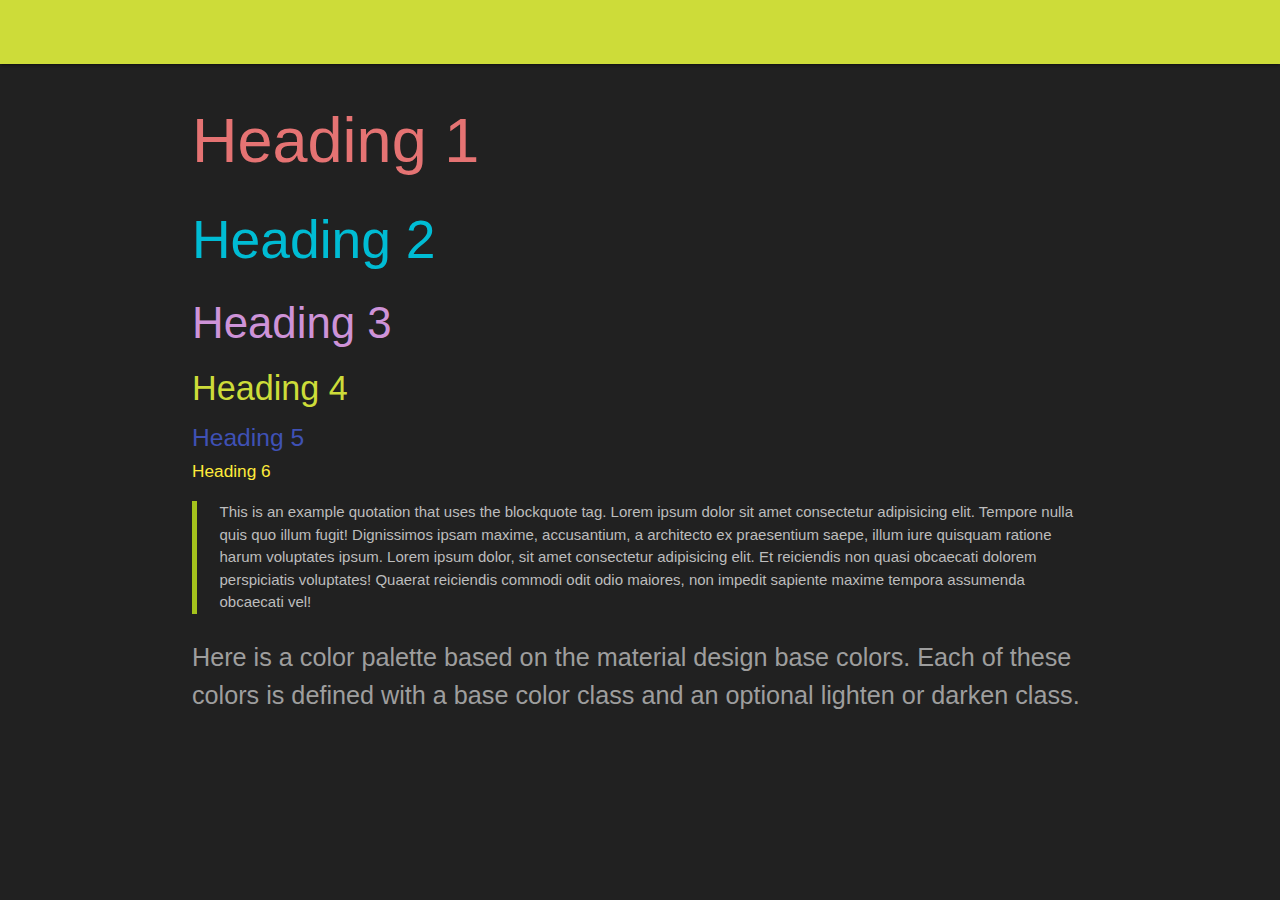
<file: index.html>
<!DOCTYPE html>
<html lang="en">
<head>
  <meta charset="UTF-8">
  <meta http-equiv="X-UA-Compatible" content="IE=edge">
  <meta name="viewport" content="width=device-width, initial-scale=1.0">
  <!-- Compiled and minified CSS -->
  <link rel="stylesheet" href="https://cdnjs.cloudflare.com/ajax/libs/materialize/1.0.0/css/materialize.min.css">
  <title>Materialize CSS</title>
  <style>
    blockquote {
      border-left: 5px solid #a4c21c;
    }
  </style>
</head>
<body class="grey darken-4">
  <nav class="lime">

  </nav>
  <div class="container">
    <!-- Headers -->
    <h1 class="red-text text-lighten-2">Heading 1</h1>
    <h2 class="cyan-text">Heading 2</h2>
    <h3 class="purple-text text-lighten-3">Heading 3</h3>
    <h4 class="lime-text">Heading 4</h4>
    <h5 class="indigo-text">Heading 5</h5>
    <h6 class="yellow-text">Heading 6</h6>

  <!-- Blockquotes -->
  <blockquote class="grey-text text-lighten-1">
    This is an example quotation that uses the blockquote tag.
    Lorem ipsum dolor sit amet consectetur adipisicing elit. Tempore nulla quis quo illum fugit! Dignissimos ipsam maxime, accusantium, a architecto ex praesentium saepe, illum iure quisquam ratione harum voluptates ipsum.
    Lorem ipsum dolor, sit amet consectetur adipisicing elit. Et reiciendis non quasi obcaecati dolorem perspiciatis voluptates! Quaerat reiciendis commodi odit odio maiores, non impedit sapiente maxime tempora assumenda obcaecati vel!
  </blockquote>

  <!-- Flow Text -->
  <p class="flow-text grey-text">Here is a color palette based on the material design base colors. Each of these colors is defined with a base color class and an optional lighten or darken class.
  </p>
  </div>
  
  
  


   <!-- Compiled and minified JavaScript -->
   <script src="https://cdnjs.cloudflare.com/ajax/libs/materialize/1.0.0/js/materialize.min.js"></script>
</body>
</html>
</file>
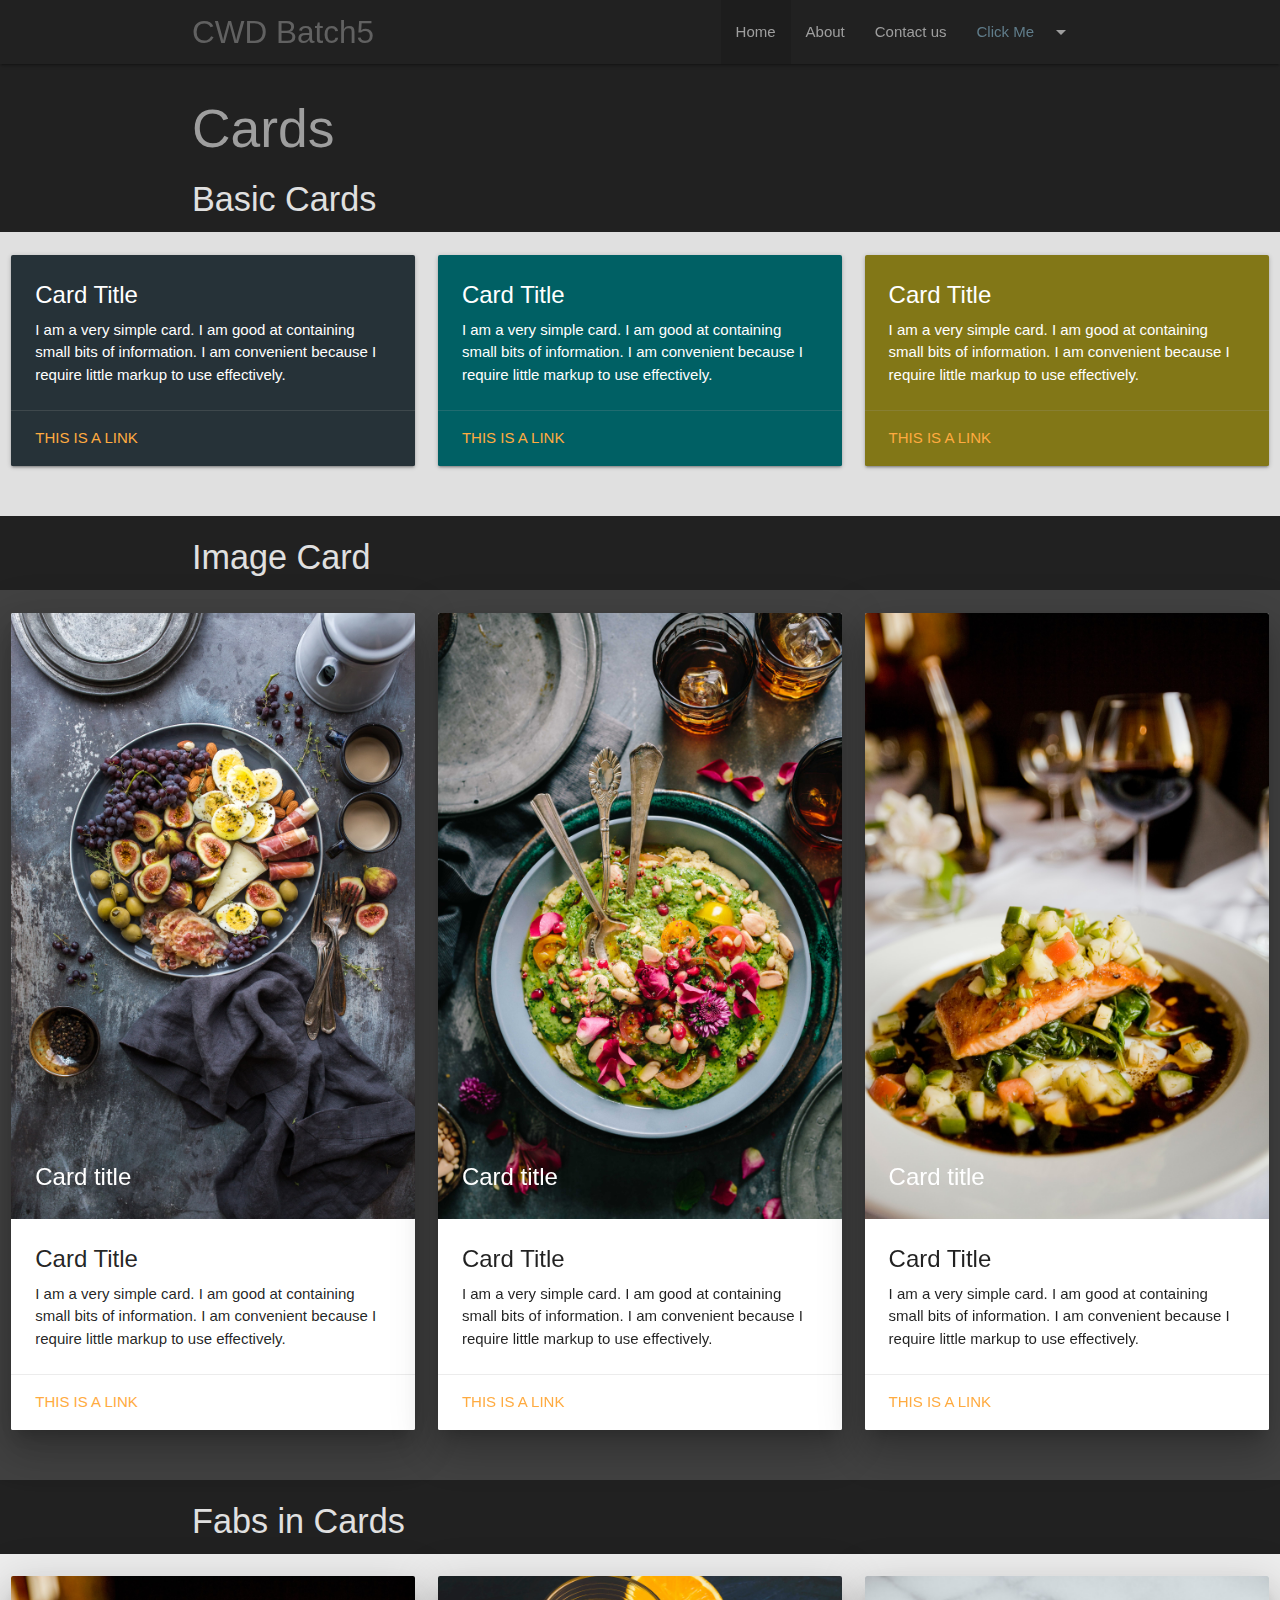
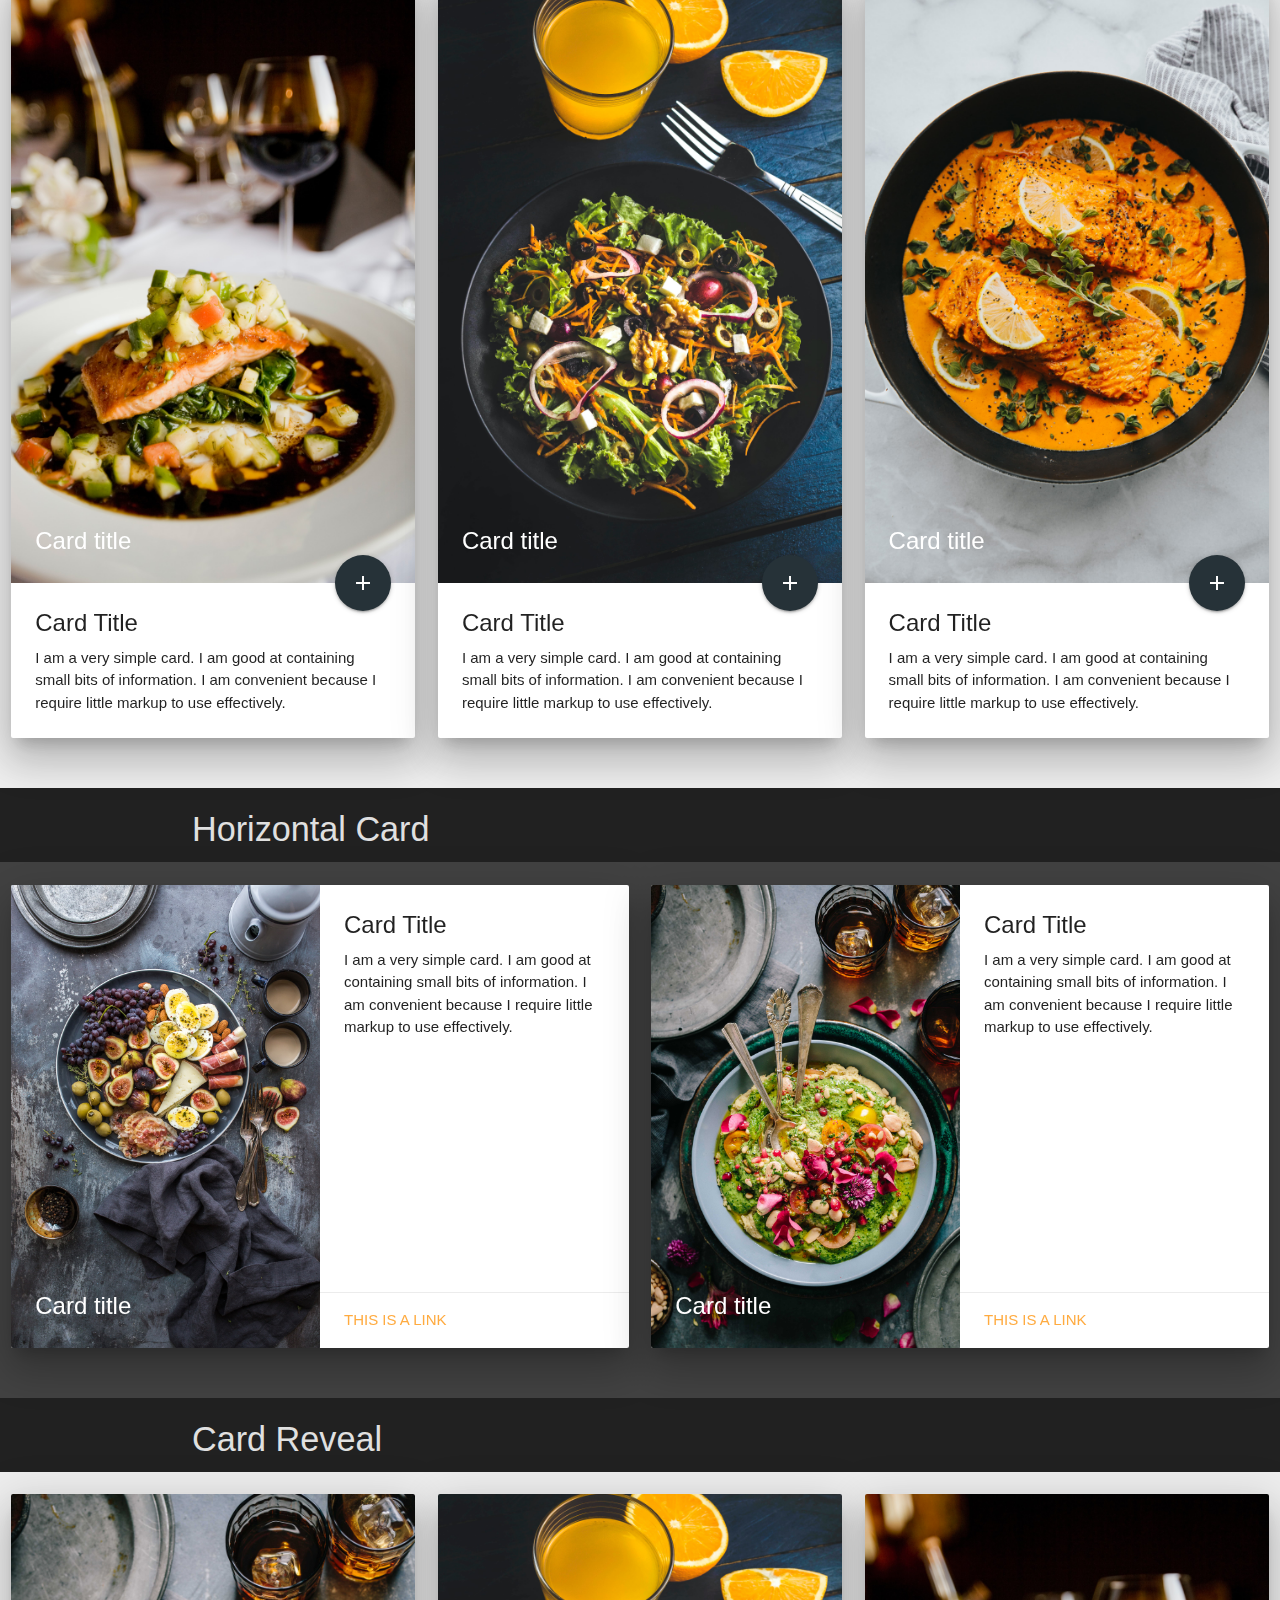
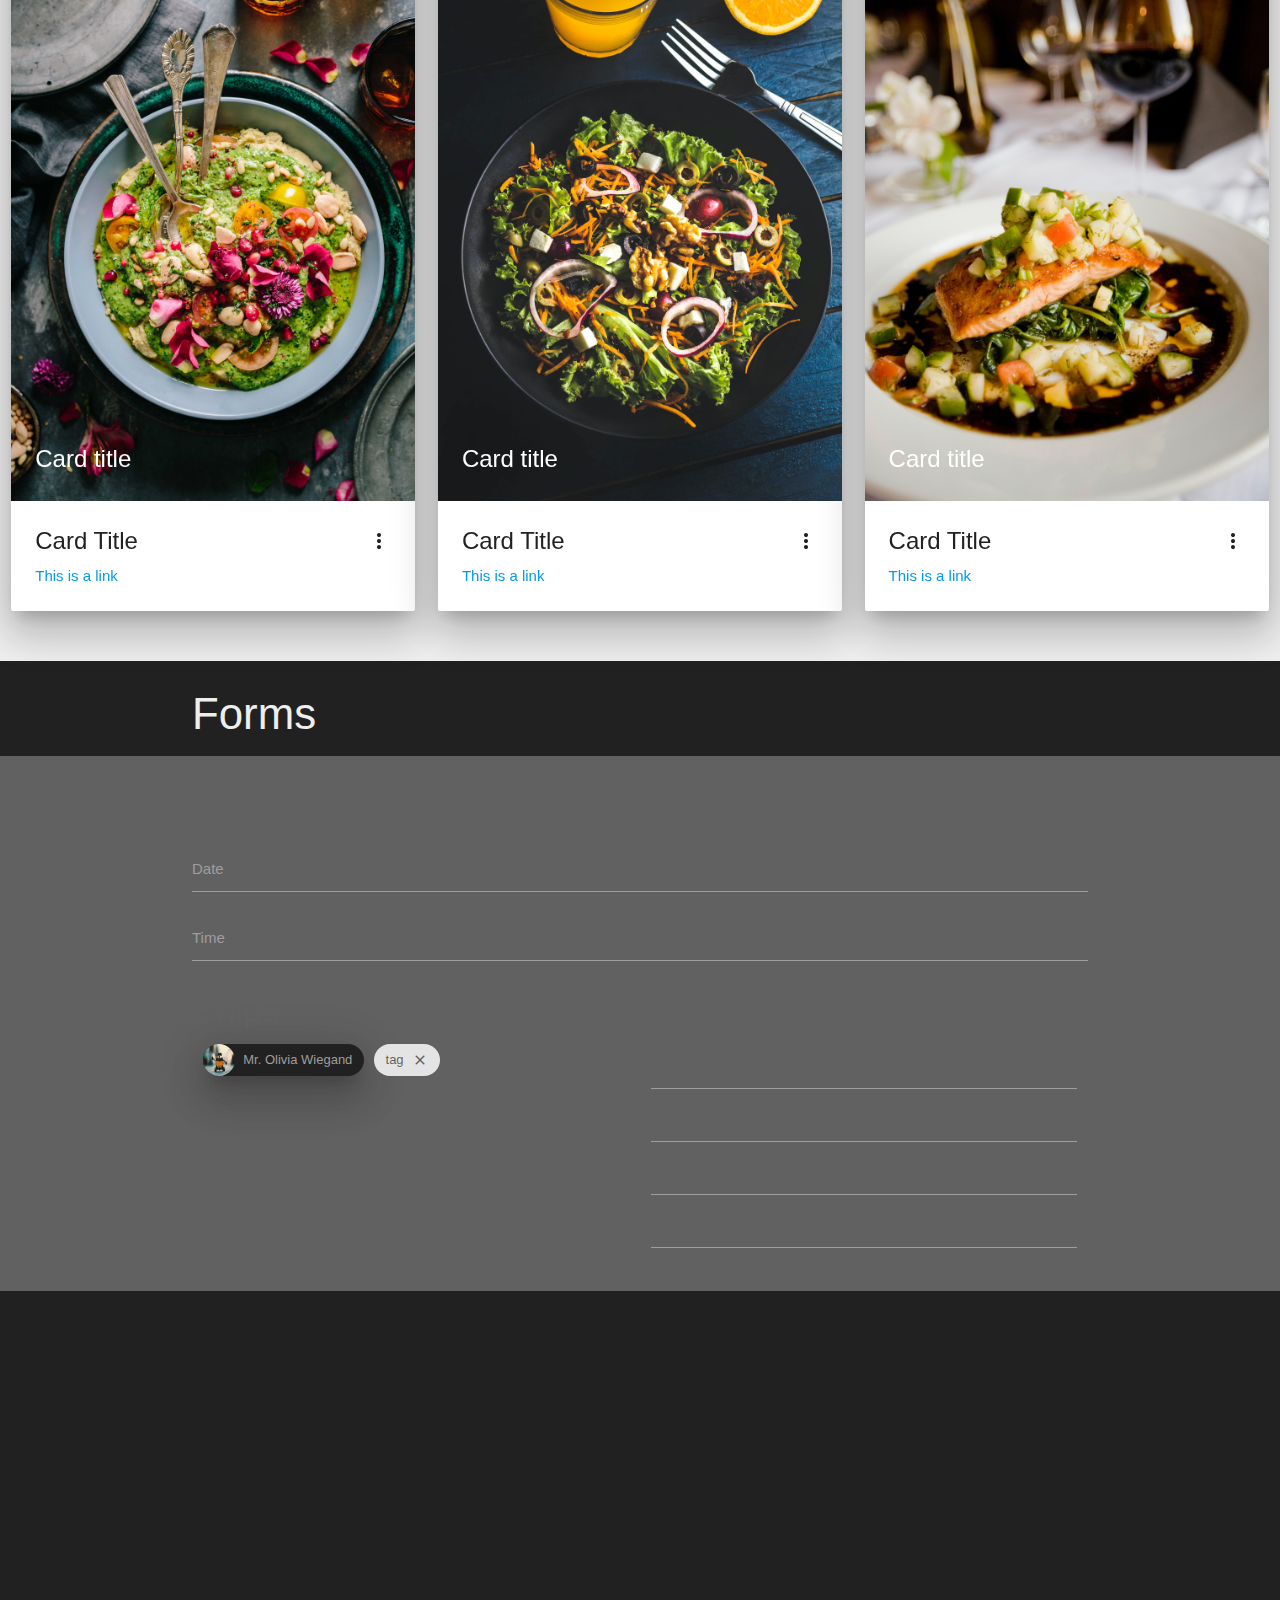
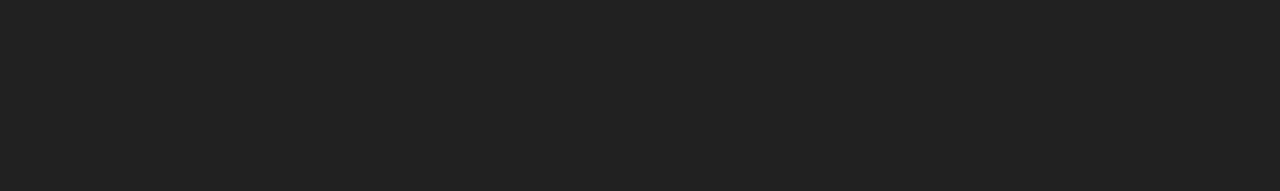
<file: cards.html>
<!DOCTYPE html>
<html lang="en">
<head>
  <meta charset="UTF-8">
  <meta http-equiv="X-UA-Compatible" content="IE=edge">
  <meta name="viewport" content="width=device-width, initial-scale=1.0">
  <!-- Material icons -->
  <link href="https://fonts.googleapis.com/icon?family=Material+Icons" rel="stylesheet">
  <!-- Compiled and minified CSS -->
  <link rel="stylesheet" href="https://cdnjs.cloudflare.com/ajax/libs/materialize/1.0.0/css/materialize.min.css">
  <link rel="stylesheet" href="style.css">
  <title>Cards</title>
</head>
<body class="grey darken-4">

  <div class="navbar-fixed">
    <nav class="transparent">
      <div class="nav-wrapper">
        <div class="container">
          <a href="" class="brand-logo grey-text text-darken-2">CWD Batch5</a>
          <a href="#" data-target="slide-out" class="sidenav-trigger">
            <i class="material-icons">menu</i>
          </a>
          <ul id="nav-mobile" class="right hide-on-med-and-down">
            <li class="active">
              <a href="index.html" class="grey-text">Home</a>
            </li>
            <li>
              <a href="about.html" class="grey-text">About</a>
            </li>
            <li>
              <a href="contact.html" class="grey-text">Contact us</a>
            </li>
            <li>
              <a href="#" class="dropdown-trigger blue-grey-text" data-target="dropdown1">Click Me
               <i class="material-icons right grey-text">arrow_drop_down</i>
              </a>
            </li>
          </ul>
        </div>
      </div>
    </nav>
  </div>
   <div class="container">
      <!-- Cards -->
    <h2 class="grey-text">Cards</h2>
    <h4 class="grey-text text-lighten-2">Basic Cards</h4>
   </div>

   <section class="section grey lighten-2">
    <div class="">
      <div class="row">
        <div class="col s12 m4">
          <div class="card blue-grey darken-4">
            <div class="card-content white-text">
              <span class="card-title">Card Title</span>
              <p>I am a very simple card. I am good at containing small bits of information.
                I am convenient because I require little markup to use effectively.</p>
            </div>
            <div class="card-action">
              <a href="">This is a link</a>
            </div>
          </div>
        </div>
        <div class="col s12 m4">
          <div class="card cyan darken-4">
            <div class="card-content white-text">
              <span class="card-title">Card Title</span>
              <p>I am a very simple card. I am good at containing small bits of information.
                I am convenient because I require little markup to use effectively.</p>
            </div>
            <div class="card-action">
              <a href="">This is a link</a>
            </div>
          </div>
        </div>
        <div class="col s12 m4">
          <div class="card lime darken-4">
            <div class="card-content white-text">
              <span class="card-title">Card Title</span>
              <p>I am a very simple card. I am good at containing small bits of information.
                I am convenient because I require little markup to use effectively.</p>
            </div>
            <div class="card-action">
              <a href="">This is a link</a>
            </div>
          </div>
        </div>
      </div>
    </div> 
   </section>

  <!-- Image Card -->
   <div class="container">
    <h4 class="grey-text text-lighten-2">Image Card</h4>
   </div>
   <section class="section grey darken-3">
      <div class="row">
        <div class="col s12 m4">
          <div class="card z-depth-5">
            <div class="card-image">
              <img src="images/img9.jpg" alt="" class="materialboxed">
              <span class="card-title">Card title</span>
            </div>
            <div class="card-content">
              <span class="card-title">Card Title</span>
              <p>I am a very simple card. I am good at containing small bits of information.
                I am convenient because I require little markup to use effectively.</p>
            </div>
            <div class="card-action">
              <a href="">This is a link</a>
            </div>
          </div>
        </div>
        <div class="col s12 m4">
          <div class="card z-depth-5">
            <div class="card-image">
              <img src="images/img10.jpg" alt="" class="materialboxed">
              <span class="card-title">Card title</span>
            </div>
            <div class="card-content">
              <span class="card-title">Card Title</span>
              <p>I am a very simple card. I am good at containing small bits of information.
                I am convenient because I require little markup to use effectively.</p>
            </div>
            <div class="card-action">
              <a href="">This is a link</a>
            </div>
          </div>
        </div>
        <div class="col s12 m4">
          <div class="card z-depth-5">
            <div class="card-image">
              <img src="images/img11.jpg" alt="" class="materialboxed">
              <span class="card-title">Card title</span>
            </div>
            <div class="card-content">
              <span class="card-title">Card Title</span>
              <p>I am a very simple card. I am good at containing small bits of information.
                I am convenient because I require little markup to use effectively.</p>
            </div>
            <div class="card-action">
              <a href="">This is a link</a>
            </div>
          </div>
        </div>
      </div>
   </section>


   <div class="container">
    <h4 class="grey-text text-lighten-2">Fabs in Cards</h4>
   </div>

   <section class="section grey lighten-3">
    <div class="row">
      <div class="col s12 m4">
        <div class="card z-depth-5">
          <div class="card-image">
            <img src="images/img11.jpg" alt="" class="materialboxed">
            <span class="card-title">Card title</span>
            <a class="btn-floating btn-large halfway-fab waves-effect waves-light blue-grey darken-4">
              <i class="material-icons">add</i>
            </a>
          </div>
          <div class="card-content">
            <span class="card-title">Card Title</span>
            <p>I am a very simple card. I am good at containing small bits of information.
              I am convenient because I require little markup to use effectively.</p>
          </div>
        </div>
      </div>
      <div class="col s12 m4">
        <div class="card z-depth-5">
          <div class="card-image">
            <img src="images/img12.jpg" alt="" class="materialboxed">
            <span class="card-title">Card title</span>
            <a class="btn-floating btn-large halfway-fab waves-effect waves-light blue-grey darken-4">
              <i class="material-icons">add</i>
            </a>
          </div>
          <div class="card-content">
            <span class="card-title">Card Title</span>
            <p>I am a very simple card. I am good at containing small bits of information.
              I am convenient because I require little markup to use effectively.</p>
          </div>
        </div>
      </div>
      <div class="col s13 m4">
        <div class="card z-depth-5">
          <div class="card-image">
            <img src="images/img13.jpg" alt="" class="materialboxed">
            <span class="card-title">Card title</span>
            <a class="btn-floating btn-large halfway-fab waves-effect waves-light blue-grey darken-4">
              <i class="material-icons">add</i>
            </a>
          </div>
          <div class="card-content">
            <span class="card-title">Card Title</span>
            <p>I am a very simple card. I am good at containing small bits of information.
              I am convenient because I require little markup to use effectively.</p>
          </div>
        </div>
      </div>
    </div>
   </section>
    

   <div class="container">
    <h4 class="grey-text text-lighten-2">Horizontal Card</h4>
   </div>

   <!-- Horizontal Card -->

   <section class="section grey darken-3">
      <div class="row">
        <div class="col s12 m6">
          <div class="card z-depth-5 horizontal">
            <div class="card-image">
              <img src="images/img9.jpg" alt="" class="materialboxed">
              <span class="card-title">Card title</span>
            </div>
            <div class="card-stacked">
              <div class="card-content">
                <span class="card-title">Card Title</span>
                <p>I am a very simple card. I am good at containing small bits of information.
                  I am convenient because I require little markup to use effectively.</p>
              </div>
              <div class="card-action">
                <a href="">This is a link</a>
              </div>
            </div>
          </div>
        </div>
        <div class="col s12 m6">
          <div class="card z-depth-5 horizontal">
            <div class="card-image">
              <img src="images/img10.jpg" alt="" class="materialboxed">
              <span class="card-title">Card title</span>
            </div>
            <div class="card-stacked">
              <div class="card-content">
                <span class="card-title">Card Title</span>
                <p>I am a very simple card. I am good at containing small bits of information.
                  I am convenient because I require little markup to use effectively.</p>
              </div>
              <div class="card-action">
                <a href="">This is a link</a>
              </div>
            </div>
          </div>
        </div>
      </div>
   </section>



   <div class="container">
    <h4 class="grey-text text-lighten-2">Card Reveal</h4>
   </div>

   <section class="section grey lighten-3">
     <div class="row">
      <div class="col s12 m4">
        <div class="card z-depth-5">
            <div class="card-image waves-effect waves-light waves-block">
              <img src="images/img10.jpg" alt="" class="activator">
              <span class="card-title">Card title</span>
            </div>
            <div class="card-content">
              <span class="card-title activator grey-text text-darken-4">Card Title
                <i class="material-icons right">more_vert</i>
              </span>
              <p><a href="#">This is a link</a></p>
            </div>
            <div class="card-reveal">
              <span class="card-title grey-text text-darken-4">
                Card Title
                <i class="material-icons right">close</i>
              </span>
              <p>Lorem ipsum dolor sit, amet consectetur adipisicing elit. Mollitia eligendi aliquam consequuntur sit sequi libero quia perferendis facilis. Officia illum nobis laboriosam omnis obcaecati quia, voluptatem inventore labore exercitationem! Nisi!</p>
            </div>
        </div>
      </div>
      <div class="col s12 m4">
        <div class="card z-depth-5">
            <div class="card-image waves-effect waves-light waves-block">
              <img src="images/img12.jpg" alt="" class="activator">
              <span class="card-title">Card title</span>
            </div>
            <div class="card-content">
              <span class="card-title activator grey-text text-darken-4">Card Title
                <i class="material-icons right">more_vert</i>
              </span>
              <p><a href="#">This is a link</a></p>
            </div>
            <div class="card-reveal">
              <span class="card-title grey-text text-darken-4">
                Card Title
                <i class="material-icons right">close</i>
              </span>
              <p>Lorem ipsum dolor sit, amet consectetur adipisicing elit. Mollitia eligendi aliquam consequuntur sit sequi libero quia perferendis facilis. Officia illum nobis laboriosam omnis obcaecati quia, voluptatem inventore labore exercitationem! Nisi!</p>
            </div>
        </div>
      </div>
      <div class="col s12 m4">
        <div class="card z-depth-5">
            <div class="card-image waves-effect waves-light waves-block">
              <img src="images/img11.jpg" alt="" class="activator">
              <span class="card-title">Card title</span>
            </div>
            <div class="card-content">
              <span class="card-title activator grey-text text-darken-4">Card Title
                <i class="material-icons right">more_vert</i>
              </span>
              <p><a href="#">This is a link</a></p>
            </div>
            <div class="card-reveal">
              <span class="card-title grey-text text-darken-4">
                Card Title
                <i class="material-icons right">close</i>
              </span>
              <p>Lorem ipsum dolor sit, amet consectetur adipisicing elit. Mollitia eligendi aliquam consequuntur sit sequi libero quia perferendis facilis. Officia illum nobis laboriosam omnis obcaecati quia, voluptatem inventore labore exercitationem! Nisi!</p>
            </div>
        </div>
      </div>
     </div>
   </section>
   <div class="container">
    <h3 class="grey-text text-lighten-3">Forms</h3>
   </div>
   <section class="section grey darken-2">
    <div class="container">
      <h4 class="grey-text text-darken-2">Date Picker</h4>
      <form action="">
        <div class="input-field">
          <input type="text" class="datepicker">
          <label for="date">Date</label>
        </div>
        <div class="input-field">
          <input type="text" class="timepicker">
          <label for="time">Time</label>
        </div>
      </form>
      <h4 class="grey-text text-darken-2"> Chips</h4>
      <div class="row">
        <div class="col s12 m6">
          <!-- Contacts -->
          <div class="chip grey darken-4 grey-text z-depth-5">
            <img src="images/img5.jpg" alt="Contact Person">
            Mr. Olivia Wiegand
          </div>
          <!-- Tags -->
          <div class="chip">
            tag
            <i class="material-icons close">close</i>
          </div>
        </div>
        <div class="col s12 m6">
         <div class="chips"></div>
         <div class="chips chips-initial"></div>
         <div class="chips chips-placeholder"></div>
         <div class="chips chips-autocomplete"></div>
        </div>
      </div>
     </div>
   </section>
   



   <div style="height: 500px;"></div>
  



  <!-- Jquery CDN -->
  <script src="https://code.jquery.com/jquery-3.6.1.min.js" integrity="sha256-o88AwQnZB+VDvE9tvIXrMQaPlFFSUTR+nldQm1LuPXQ=" crossorigin="anonymous"></script>
  <!-- Compiled and minified JavaScript -->
  <script src="https://cdnjs.cloudflare.com/ajax/libs/materialize/1.0.0/js/materialize.min.js"></script>


  <script>
    $(document).ready(function() {
      //  Materialbox init
     $('.materialboxed').materialbox();
    //  Datepicker init
    $('.datepicker').datepicker({
      autoClose: false,
      disableWeekends: true
    });
    // Timepicker
    $('.timepicker').timepicker();
    // Chips init
    $('.chips').chips();
    $('.chips-initial').chips({
      date: [{
        tag: 'Apple',
      }, {
        tag: 'Microsoft',
      }, {
        tag: 'Google',
      }],
    });
    $('.chips-placeholder').chips({
      placeholder: 'Enter a tag',
      secondaryPlaceholder: '+Tag'
    });
    $('.chips-autocomplete').chips({
      autocompleteOptions: {
        data: {
          'Apple': null,
          'Microsoft': null,
          'Google': null
        },
        limit: Infinity,
        minLength: 2
      }
    });
    });
  </script>
</body>
</html>
</file>
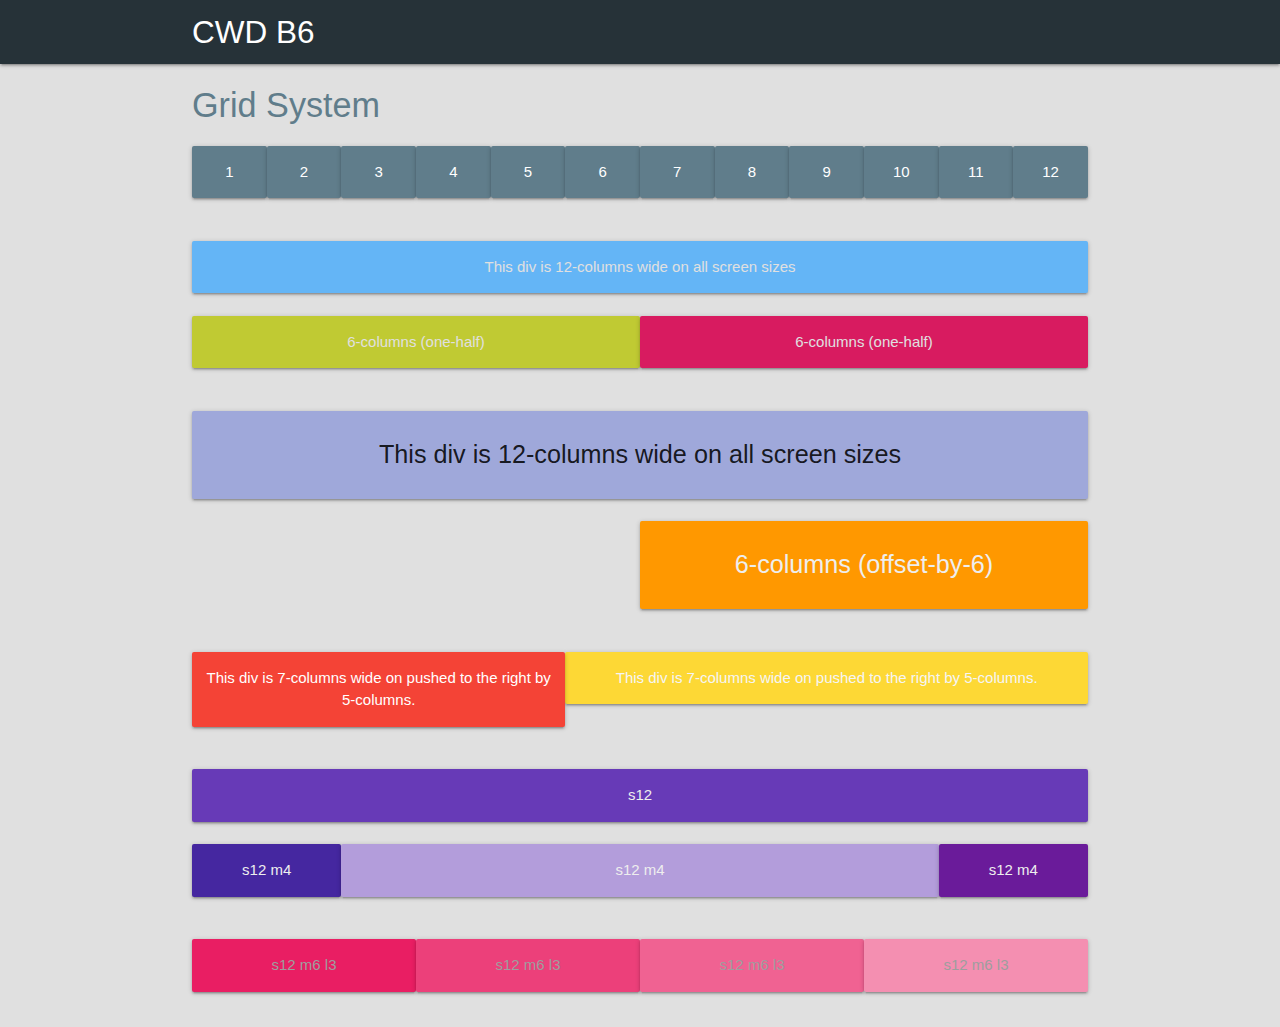
<file: grid.html>
<!DOCTYPE html>
<html lang="en">
<head>
  <meta charset="UTF-8">
  <meta http-equiv="X-UA-Compatible" content="IE=edge">
  <meta name="viewport" content="width=device-width, initial-scale=1.0">
  <!-- Material icons -->
  <link href="https://fonts.googleapis.com/icon?family=Material+Icons" rel="stylesheet">
  <!-- Compiled and minified CSS -->
  <link rel="stylesheet" href="https://cdnjs.cloudflare.com/ajax/libs/materialize/1.0.0/css/materialize.min.css">
  <title>Grid</title>
</head>
<body class="grey lighten-2">
<nav class="blue-grey darken-4">
  <div class="container">
    <div class="nav-wrapper">
      <a href="" class="brand-logo">CWD B6</a>
    </div>
  </div>
</nav>
<!-- 12 Columns -->
<div class="container">
  <h4 class="blue-grey-text">Grid System</h4>
   <div class="row">
    <div class="col s1 card-panel blue-grey">
      <p class="center white-text">1</p>
    </div>
    <div class="col s1 card-panel blue-grey">
      <p class="center white-text">2</p>
    </div>
    <div class="col s1 card-panel blue-grey">
      <p class="center white-text">3</p>
    </div>
    <div class="col s1 card-panel blue-grey">
      <p class="center white-text">4</p>
    </div>
    <div class="col s1 card-panel blue-grey">
      <p class="center white-text">5</p>
    </div>
    <div class="col s1 card-panel blue-grey">
      <p class="center white-text">6</p>
    </div>
    <div class="col s1 card-panel blue-grey">
      <p class="center white-text">7</p>
    </div>
    <div class="col s1 card-panel blue-grey">
      <p class="center white-text">8</p>
    </div>
    <div class="col s1 card-panel blue-grey">
      <p class="center white-text">9</p>
    </div>
    <div class="col s1 card-panel blue-grey">
      <p class="center white-text">10</p>
    </div>
    <div class="col s1 card-panel blue-grey">
      <p class="center white-text">11</p>
    </div>
    <div class="col s1 card-panel blue-grey">
      <p class="center white-text">12</p>
    </div>
   </div>


   <!-- Columns live inside Rows -->
   <div class="row">
      <div class="col s12 card-panel blue lighten-2">
        <p class="center grey-text text-lighten-2">This div is 12-columns wide on all screen sizes</p>
      </div>
      <div class="col s6 card-panel lime darken-1">
        <p class="center grey-text text-lighten-2">6-columns (one-half)</p>
      </div>
      <div class="col s6 card-panel pink darken-1">
        <p class="center grey-text text-lighten-2">6-columns (one-half)</p>
      </div>
   </div>
   <!-- Offsets -->
   <div class="row">
      <div class="col s12 card-panel indigo lighten-3">
        <p class="flow-text center">This div is 12-columns wide on all screen sizes</p>
      </div>
      <div class="col s6 offset-s6 card-panel orange">
        <p class="flow-text center grey-text text-lighten-3">6-columns (offset-by-6)</p>
      </div>
   </div>
   <!-- Push and pull -->
   <div class="row">
     <div class="col s12 m5 l7 push-l5 card-panel yellow darken-1">
      <p class="center grey-text text-lighten-4">This div is 7-columns wide on pushed to the right by 5-columns.</p>
     </div>
     <div class="col hide-on-small-only m7 l5 pull-l7 card-panel red">
      <p class="center white-text">This div is 7-columns wide on pushed to the right by 5-columns.</p>
     </div>
   </div>

   <!-- More Responsive Grid Examples -->

   <div class="row">
      <div class="col s12 card-panel deep-purple">
        <p class="center grey-text text-lighten-3">s12</p>
      </div>
      <div class="col s12 m4 l2 card-panel deep-purple darken-3">
        <p class="center grey-text text-lighten-3">s12 m4</p>
      </div>
      <div class="col s12 m4 l8 card-panel deep-purple lighten-3">
        <p class="center grey-text text-lighten-3">s12 m4</p>
      </div>
      <div class="col s12 m4 l2 card-panel purple darken-3">
        <p class="center grey-text text-lighten-3">s12 m4</p>
      </div>
   </div>

   <div class="row">
    <div class="col s12 m6 l3 card-panel pink">
      <p class="center grey-text">s12 m6 l3</p>
    </div>
    <div class="col s12 m6 l3 card-panel pink lighten-1">
      <p class="center grey-text">s12 m6 l3</p>
    </div>
    <div class="col s12 m6 l3 card-panel pink lighten-2">
      <p class="center grey-text">s12 m6 l3</p>
    </div>
    <div class="col s12 m6 l3 card-panel pink lighten-3">
      <p class="center grey-text">s12 m6 l3</p>
    </div>
   </div>
</div>

  


  <!-- Jquery CDN -->
  <script src="https://code.jquery.com/jquery-3.6.1.min.js" integrity="sha256-o88AwQnZB+VDvE9tvIXrMQaPlFFSUTR+nldQm1LuPXQ=" crossorigin="anonymous"></script>
  <!-- Compiled and minified JavaScript -->
  <script src="https://cdnjs.cloudflare.com/ajax/libs/materialize/1.0.0/js/materialize.min.js"></script>
</body>
</html>
</file>
<file: style.css>
.datepicker-date-display {
  background-color: #061116;
  
}
</file>
